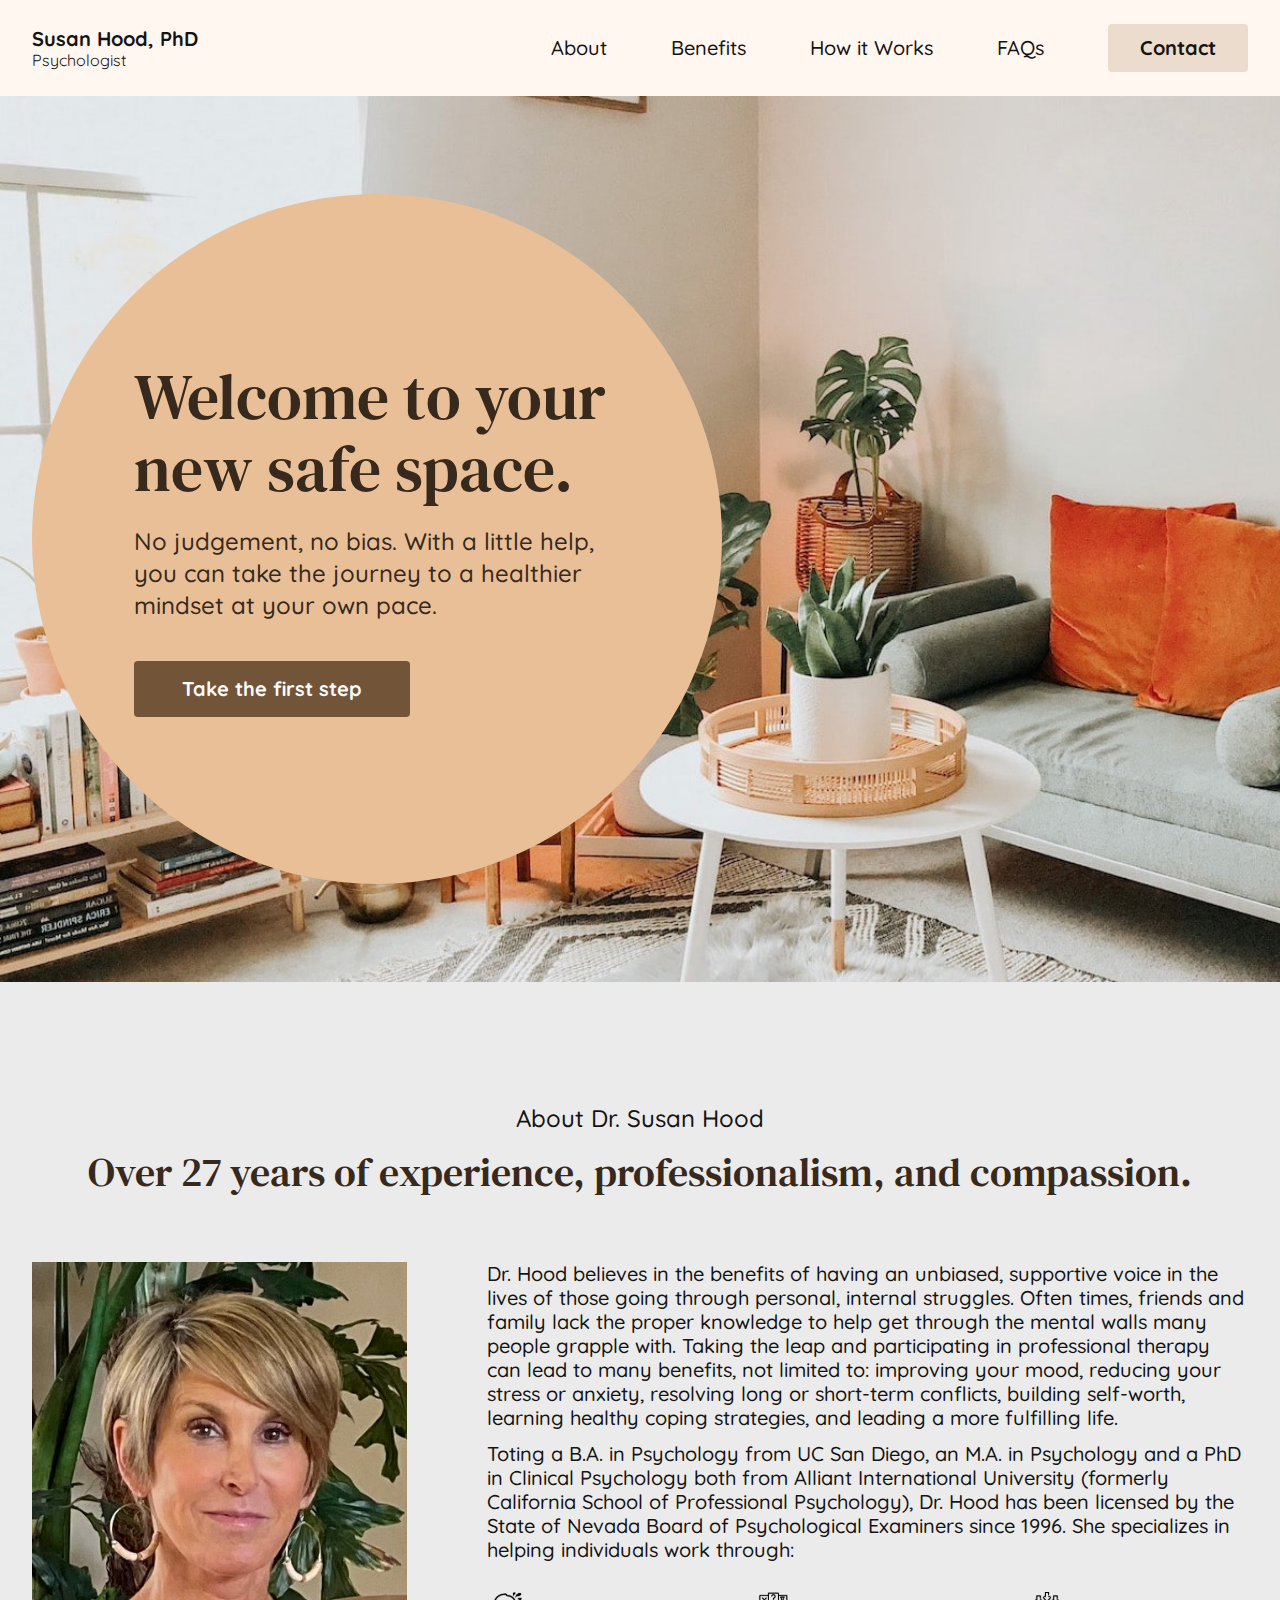
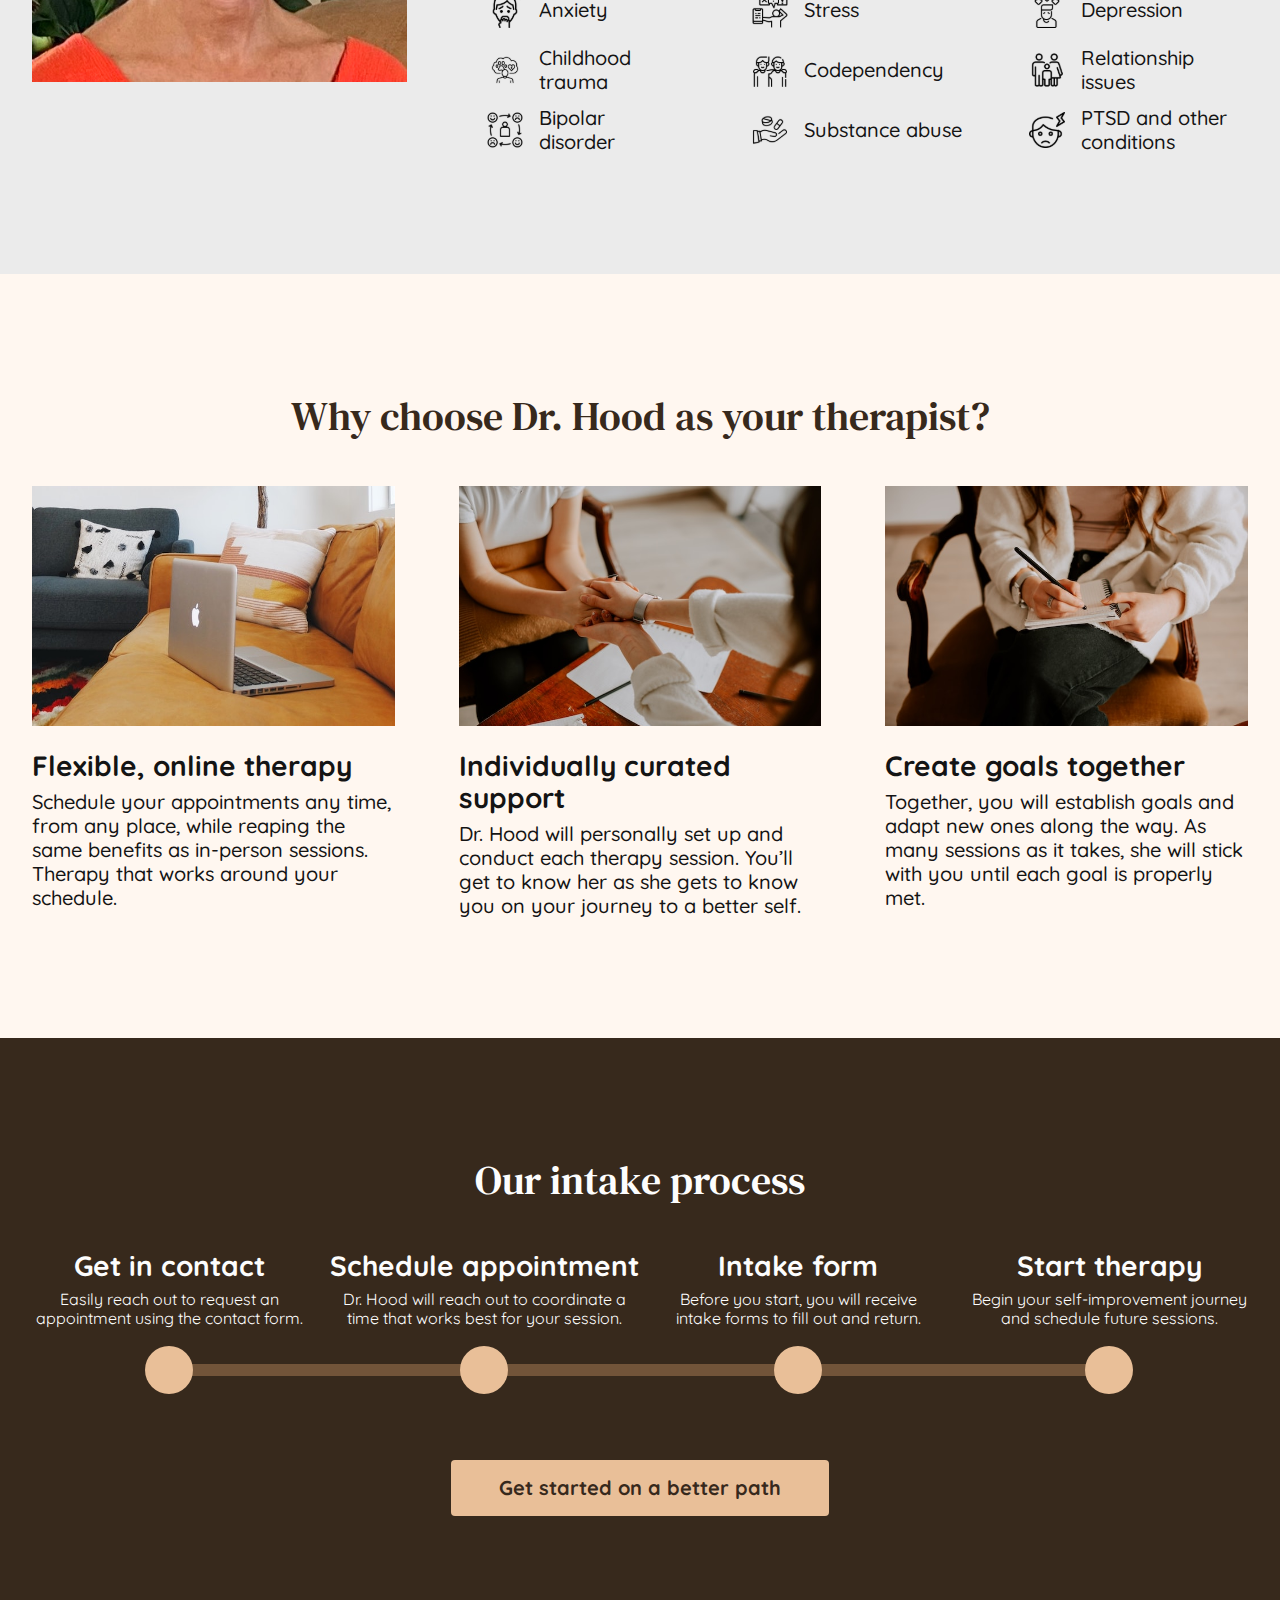
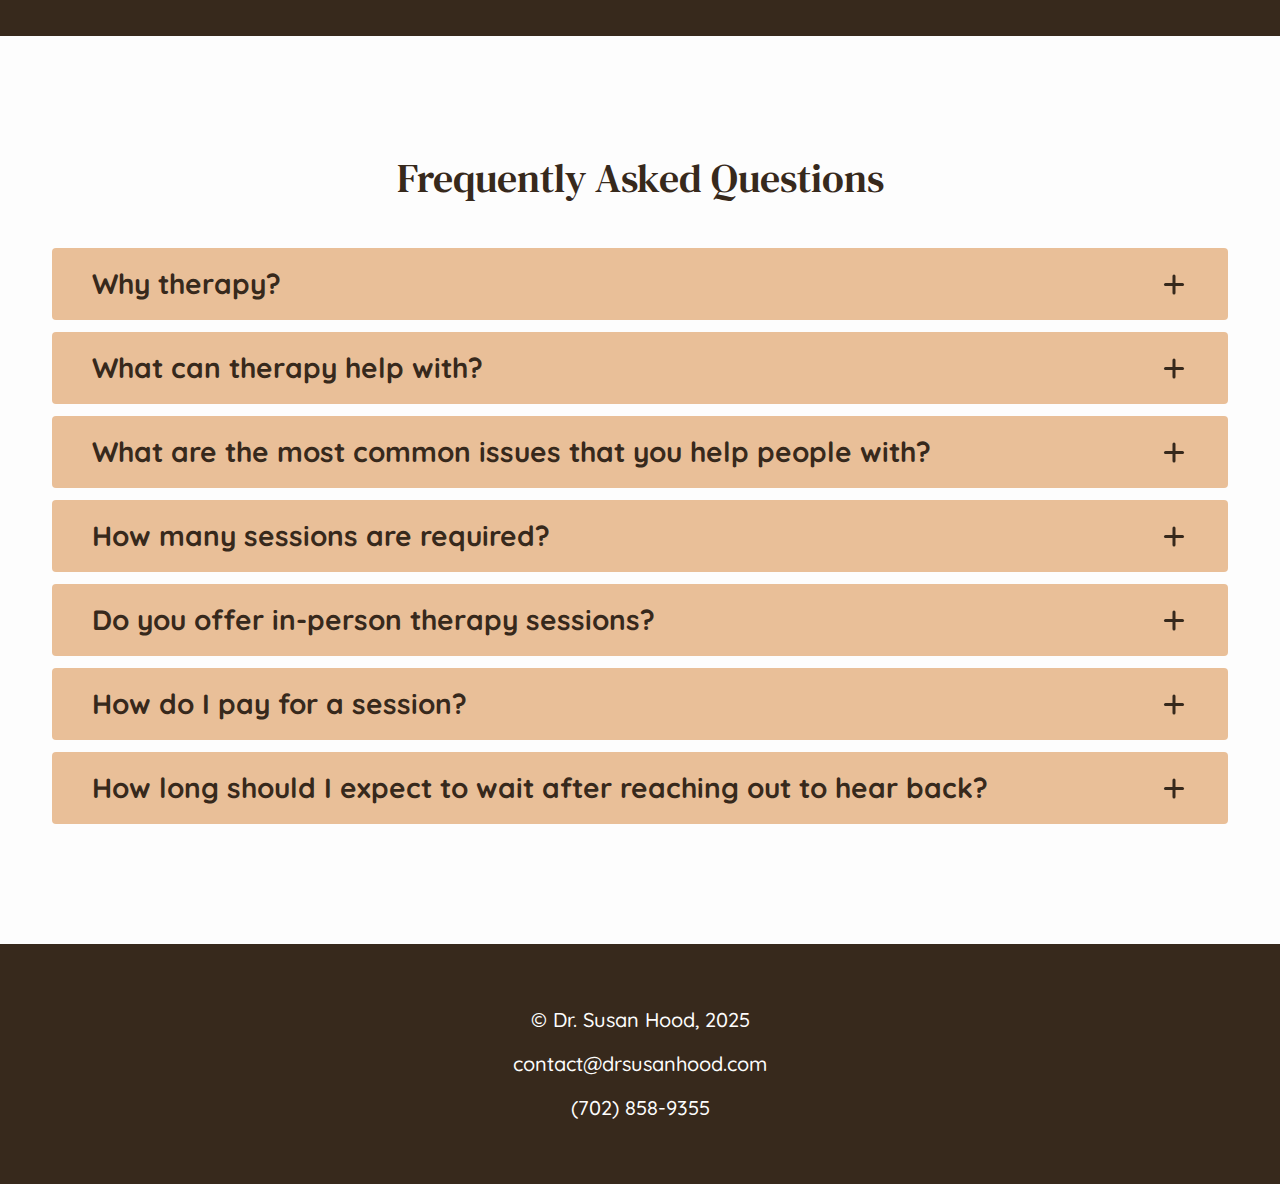
<file: index.html>
<!DOCTYPE html>

<html lang="en">
  <head>
    <meta charset="utf-8" />
    <meta name="viewport" content="width=device-width, initial-scale=1" />

    <title>Dr. Susan Hood, Psychologist</title>
    <meta
      name="description"
      content="Welcome to your new safe space. No judgement, no bias. With a little help, you can take the journey to a healthier mindset at your own pace."
    />
    <meta name="author" content="Dr. Susan Hood" />

    <link rel="apple-touch-icon" sizes="180x180" href="apple-touch-icon.png" />
    <link rel="icon" type="image/png" sizes="32x32" href="favicon-32x32.png" />
    <link rel="icon" type="image/png" sizes="16x16" href="favicon-16x16.png" />
    <link rel="manifest" href="site.webmanifest" />
    <link rel="mask-icon" href="safari-pinned-tab.svg" color="#e9bf98" />
    <meta name="msapplication-TileColor" content="#e9bf98" />
    <meta name="theme-color" content="#e9bf98" />

    <link rel="stylesheet" href="home.css" />

    <script
      src="https://cdn.usefathom.com/script.js"
      data-site="EYANEMLX"
      defer
    ></script>
  </head>

  <body>
    <div class="section navbar">
      <div class="container">
        <div class="content navbar">
          <div class="left-column">
            <a class="body-copy bold" href="index.html">Susan Hood, PhD</a>
            <a class="caption" href="index.html">Psychologist</a>
          </div>
          <div class="right-column body-copy">
            <a href="#about">About</a>
            <a href="#benefits">Benefits</a>
            <a href="#how-it-works">How it Works</a>
            <a href="#faqs">FAQs</a>
            <a class="cta body-copy bold" href="contact.html">Contact</a>
          </div>
          <div class="hamburger-menu">
            <div class="lines"></div>
          </div>
        </div>
      </div>
    </div>

    <div class="section jumbotron">
      <div class="container">
        <div class="content jumbotron">
          <div class="circle">
            <div class="header-1">Welcome to your new safe space.</div>
            <div class="header-4">
              No judgement, no bias. With a little help, you can take the
              journey to a healthier mindset at your own pace.
            </div>
            <a class="cta body-copy bold" href="contact.html"
              >Take the first step</a
            >
          </div>
        </div>
      </div>
      <div class="content jumbotron mobile">
        <div class="circle">
          <div class="inner">
            <div class="header-1">Welcome to your new safe space.</div>
            <div class="header-4">
              No judgement, no bias. With a little help, you can take the
              journey to a healthier mindset at your own pace.
            </div>
            <a class="cta body-copy bold" href="contact.html"
              >Take the first step</a
            >
          </div>
        </div>
      </div>
    </div>

    <div class="section about" id="about">
      <div class="container">
        <div class="content about">
          <div class="header-4">About Dr. Susan Hood</div>
          <div class="header-2">
            Over 27 years of experience, professionalism, and compassion.
          </div>
          <div class="columns">
            <div class="portrait"></div>
            <div class="right">
              <div class="paragraph body-copy">
                Dr. Hood believes in the benefits of having an unbiased,
                supportive voice in the lives of those going through personal,
                internal struggles. Often times, friends and family lack the
                proper knowledge to help get through the mental walls many
                people grapple with. Taking the leap and participating in
                professional therapy can lead to many benefits, not limited to:
                improving your mood, reducing your stress or anxiety, resolving
                long or short-term conflicts, building self-worth, learning
                healthy coping strategies, and leading a more fulfilling life.
              </div>
              <div class="paragraph body-copy">
                Toting a B.A. in Psychology from UC San Diego, an M.A. in
                Psychology and a PhD in Clinical Psychology both from Alliant
                International University (formerly California School of
                Professional Psychology), Dr. Hood has been licensed by the
                State of Nevada Board of Psychological Examiners since 1996. She
                specializes in helping individuals work through:
              </div>

              <div class="grid">
                <div class="unit">
                  <img src="images/icon_anxiety.svg" />
                  <div class="body-copy">Anxiety</div>
                </div>

                <div class="unit">
                  <img src="images/icon_childhood_trauma.svg" />
                  <div class="body-copy">Childhood trauma</div>
                </div>

                <div class="unit">
                  <img src="images/icon_bipolar_disorder.svg" />
                  <div class="body-copy">Bipolar disorder</div>
                </div>

                <div class="unit">
                  <img src="images/icon_stress.svg" />
                  <div class="body-copy">Stress</div>
                </div>

                <div class="unit">
                  <img src="images/icon_codependency.svg" />
                  <div class="body-copy">Codependency</div>
                </div>

                <div class="unit">
                  <img src="images/icon_substance_abuse.svg" />
                  <div class="body-copy">Substance abuse</div>
                </div>

                <div class="unit">
                  <img src="images/icon_depression.svg" />
                  <div class="body-copy">Depression</div>
                </div>

                <div class="unit">
                  <img src="images/icon_relationship_issues.svg" />
                  <div class="body-copy">Relationship issues</div>
                </div>

                <div class="unit">
                  <img src="images/icon_ptsd.svg" />
                  <div class="body-copy">PTSD and other conditions</div>
                </div>
              </div>
            </div>
          </div>
        </div>
      </div>
    </div>

    <div class="section why" id="benefits">
      <div class="container">
        <div class="content why">
          <div class="header-2">Why choose Dr. Hood as your therapist?</div>

          <div class="columns">
            <div class="column">
              <div class="image first"></div>
              <div class="header-3">Flexible, online therapy</div>
              <div class="body-copy">
                Schedule your appointments any time, from any place, while
                reaping the same benefits as in-person sessions. Therapy that
                works around your schedule.
              </div>
            </div>

            <div class="column">
              <div class="image second"></div>
              <div class="header-3">Individually curated support</div>
              <div class="body-copy">
                Dr. Hood will personally set up and conduct each therapy
                session. You’ll get to know her as she gets to know you on your
                journey to a better self.
              </div>
            </div>

            <div class="column">
              <div class="image third"></div>
              <div class="header-3">Create goals together</div>
              <div class="body-copy">
                Together, you will establish goals and adapt new ones along the
                way. As many sessions as it takes, she will stick with you until
                each goal is properly met.
              </div>
            </div>
          </div>
        </div>
      </div>
    </div>

    <div class="section process" id="how-it-works">
      <div class="container">
        <div class="content process">
          <div class="header-2">Our intake process</div>

          <div class="timeline">
            <div class="step">
              <div class="header-3">Get in contact</div>
              <div class="caption">
                Easily reach out to request an appointment using the contact
                form.
              </div>
              <div class="line">
                <div class="dot"></div>
              </div>
            </div>

            <div class="step">
              <div class="line"></div>
            </div>

            <div class="step">
              <div class="header-3">Schedule appointment</div>
              <div class="caption">
                Dr. Hood will reach out to coordinate a time that works best for
                your session.
              </div>
              <div class="line">
                <div class="dot"></div>
              </div>
            </div>

            <div class="step">
              <div class="line"></div>
            </div>

            <div class="step">
              <div class="header-3">Intake form</div>
              <div class="caption">
                Before you start, you will receive intake forms to fill out and
                return.
              </div>
              <div class="line">
                <div class="dot"></div>
              </div>
            </div>

            <div class="step">
              <div class="line"></div>
            </div>

            <div class="step">
              <div class="header-3">Start therapy</div>
              <div class="caption">
                Begin your self-improvement journey and schedule future
                sessions.
              </div>
              <div class="line">
                <div class="dot"></div>
              </div>
            </div>
          </div>

          <a class="cta body-copy bold" href="contact.html"
            >Get started on a better path</a
          >
        </div>
      </div>
    </div>

    <div class="section faq" id="faqs">
      <div class="container">
        <div class="content faq">
          <div class="header-2">Frequently Asked Questions</div>

          <div class="questions">
            <!--Questions populated from script -->
          </div>
        </div>
      </div>
    </div>

    <div class="section footer">
      <div class="container">
        <div class="content footer">
          <div class="body-copy">© Dr. Susan Hood, 2025</div>
          <a class="body-copy" href="mailto:contact@drsusanhood.com"
            >contact@drsusanhood.com</a
          >
          <a class="body-copy" href="tel:7028589355">(702) 858-9355</a>
        </div>
      </div>
    </div>

    <script src="https://ajax.googleapis.com/ajax/libs/jquery/3.6.0/jquery.min.js"></script>
    <script src="script.js"></script>
  </body>
</html>
</file>
<file: home.css>
@import url("https://fonts.googleapis.com/css2?family=Quicksand:wght@400;500;700&display=swap");
@import url("https://fonts.googleapis.com/css2?family=DM+Serif+Text:wght@400&display=swap");

:root {
  --black: #141414;
  --white: #fdfdfd;

  --gray-100: #ebebeb;
  --gray-200: #c0c0c0;
  --gray-300: #979797;
  --gray-400: #595959;

  --beige-100: #fff7f0;
  --beige-200: #ecdccd;
  --beige-300: #e9bf98;
  --beige-400: #725439;
  --beige-500: #37291c;
}

html {
  scroll-behavior: smooth;
}

* {
  box-sizing: border-box;
}

body {
  margin: 0;
  -webkit-font-smoothing: antialiased;
  -moz-osx-font-smoothing: antialiased;
  font-smoothing: antialiased;
  font-family: "Quicksand";
  color: var(--black);
  overscroll-behavior-y: none;
}

a {
  text-decoration: none;
  color: inherit;
}

.section {
  width: 100%;
  display: flex;
  justify-content: center;
  overflow: hidden;
}

.container {
  padding: 0 32px;
  width: 1390px;
  max-width: 100%;
}

.content {
  display: flex;
}

@media (max-width: 1120px) {
  .container {
    width: 1024px;
  }
}

@media (max-width: 768px) {
  html {
    scroll-padding-top: 81px;
  }

  .container {
    width: 570px;
    padding: 0 24px;
  }
}

@media (max-width: 576px) {
  html {
    scroll-padding-top: 71px;
  }

  .container {
    width: 100%;
    padding: 0 16px;
  }
}

/* FONTS */

.header-1 {
  font-family: "DM Serif Text";
  font-size: 64px;
  line-height: 72px;
  font-weight: 400;
}

.header-2 {
  font-family: "DM Serif Text";
  font-size: 40px;
  line-height: 44px;
  font-weight: 400;
}

.header-3 {
  font-size: 28px;
  line-height: 32px;
  font-weight: 700;
}

.header-4 {
  font-size: 24px;
  line-height: 32px;
  font-weight: 500;
}

.body-copy {
  font-size: 20px;
  line-height: 24px;
  font-weight: 500;
}

.body-copy.bold {
  font-weight: 700;
}

.caption {
  font-size: 16px;
  line-height: 19px;
  font-weight: 400;
}

@media (max-width: 1120px) {
  .header-1 {
    font-size: 56px;
    line-height: 60px;
  }

  .header-3 {
    font-size: 24px;
    line-height: 26px;
  }
}

@media (max-width: 768px) {
  .header-1 {
    font-size: 48px;
    line-height: 48px;
  }

  .header-2 {
    font-size: 32px;
    line-height: 36px;
  }

  .header-3 {
    font-size: 20px;
    line-height: 26px;
  }

  .header-4 {
    font-size: 20px;
    line-height: 24px;
  }

  .body-copy {
    font-size: 18px;
    line-height: 22px;
  }
}

@media (max-width: 576px) {
  .header-1 {
    font-size: 36px;
    line-height: 36px;
  }

  .header-2 {
    font-size: 24px;
    line-height: 26px;
  }

  .header-3 {
    font-size: 18px;
    line-height: 22px;
  }

  .header-4 {
    font-size: 18px;
    line-height: 22px;
  }

  .body-copy {
    font-size: 16px;
    line-height: 20px;
  }
}

/* NAVBAR */

.section.navbar {
  background-color: var(--beige-100);
  transition: 0.5s ease height;
}

.content.navbar {
  padding: 24px 0;
  justify-content: space-between;
  align-items: center;
}

.content.navbar .left-column {
  display: flex;
  flex-direction: column;
}

.content.navbar .left-column a {
  text-decoration: none !important;
}

.content.navbar .right-column {
  display: flex;
  column-gap: 64px;
  align-items: center;
}

.content.navbar .right-column .cta {
  padding: 12px 32px;
  background-color: var(--beige-200);
  transition: 0.5s ease background-color;
  border-radius: 4px;
}

.content.navbar .hamburger-menu {
  display: none;
}

@media (max-width: 1120px) {
  .content.navbar .right-column {
    column-gap: 40px;
  }
}

@media (max-width: 880px) {
  .section.navbar {
    position: fixed;
    z-index: 5;
    top: 0;
    box-shadow: 0 2px 16px 1px rgba(0, 0, 0, 0.1);
  }

  .content.navbar {
    padding: 20px 0;
    position: relative;
  }

  .content.navbar .right-column {
    position: absolute;
    top: 100%;
    right: 0;
    flex-direction: column;
    align-items: flex-end;
    row-gap: 24px;
  }

  .content.navbar .hamburger-menu {
    display: flex;
    flex-direction: column;
    width: 32px;
    height: 32px;
    justify-content: center;
    align-items: center;
    cursor: pointer;
  }

  .content.navbar .hamburger-menu .lines {
    position: relative;
    width: 24px;
    height: 2px;
    background-color: var(--beige-500);
    transition: 0s background-color;
    transition-delay: 0.3s;
  }

  .section.navbar.open .content.navbar .hamburger-menu .lines {
    background-color: transparent;
  }

  .content.navbar .hamburger-menu .lines::before,
  .content.navbar .hamburger-menu .lines::after {
    content: "";
    display: block;
    position: absolute;
    width: 24px;
    height: 2px;
    background-color: var(--beige-500);
    transform-origin: center;
    transition: 0.3s ease inset, 0.3s ease transform;
    transition-delay: 0.3s, 0s;
  }

  .content.navbar .hamburger-menu .lines::before {
    bottom: 6px;
  }

  .content.navbar .hamburger-menu .lines::after {
    top: 6px;
  }

  .section.navbar.open .content.navbar .hamburger-menu .lines::before {
    bottom: 0px;
    transform: rotate(45deg);
    transition-delay: 0s, 0.3s;
  }

  .section.navbar.open .content.navbar .hamburger-menu .lines::after {
    top: 0px;
    transform: rotate(-45deg);
    transition-delay: 0s, 0.3s;
  }
}

@media (max-width: 576px) {
  .content.navbar {
    padding: 16px 0;
  }
}

/* JUMBOTRON */

.section.jumbotron {
  background-image: url("images/jumbotron.jpg");
  background-size: cover;
}

.content.jumbotron {
  padding: 98px 0;
}

.content.jumbotron .circle {
  width: 690px;
  height: 690px;
  padding: 167px 102px;
  display: flex;
  flex-direction: column;
  align-items: flex-start;
  background-color: var(--beige-300);
  border-radius: 50%;
}

.content.jumbotron.mobile {
  display: none;
}

.content.jumbotron .circle .header-1 {
  color: var(--beige-500);
  margin-bottom: 20px;
}

.content.jumbotron .circle .header-4 {
  color: var(--beige-500);
  margin-bottom: 40px;
}

.content.jumbotron .circle .cta {
  padding: 16px 48px;
  background-color: var(--beige-400);
  transition: 0.5s ease background-color;
  color: var(--white);
  border-radius: 4px;
}

@media (max-width: 1120px) {
  .content.jumbotron {
    padding: 108px 0;
  }

  .content.jumbotron .circle {
    width: 600px;
    height: 600px;
    padding: 134px 92px;
  }
}

@media (max-width: 768px) {
  .section.jumbotron {
    margin-top: 81px;
  }

  .content.jumbotron {
    padding: 88px 0;
  }

  .content.jumbotron .circle {
    width: 500px;
    height: 500px;
    padding: 115px 72px;
  }

  .content.jumbotron .circle .cta {
    padding: 16px 36px;
  }

  .content.jumbotron .circle .header-1 {
    margin-bottom: 16px;
  }

  .content.jumbotron .circle .header-4 {
    margin-bottom: 32px;
  }
}

@media (max-width: 576px) {
  .section.jumbotron {
    margin-top: 71px;
  }

  .section.jumbotron .container {
    display: none;
  }

  .content.jumbotron .circle {
    aspect-ratio: 1/1;
    max-width: none;
    height: auto;
    padding: 64px 64px;
    justify-content: center;
    align-items: center;
  }

  .content.jumbotron:not(.mobile) {
    display: none;
  }

  .content.jumbotron.mobile {
    display: flex;
  }

  .content.jumbotron.mobile .circle .inner {
    display: flex;
    flex-direction: column;
    align-items: flex-start;
    max-width: 100vw;
    padding: 0 16px;
  }

  .content.jumbotron .circle .header-1 {
    margin-bottom: 8px;
  }

  .content.jumbotron .circle .header-4 {
    margin-bottom: 24px;
  }
}

/* ABOUT */

.section.about {
  background-color: var(--gray-100);
}

.content.about {
  padding: 120px 0;
  flex-direction: column;
  align-items: center;
}

.content.about .header-4 {
  margin-bottom: 16px;
}

.content.about .header-2 {
  margin-bottom: 68px;
  color: var(--beige-500);
}

.content.about .columns {
  display: flex;
  column-gap: 80px;
}

.content.about .columns .portrait {
  flex-shrink: 0;
  width: 375px;
  height: 420px;
  background-image: url("images/bio.jpg");
  background-size: cover;
}

.content.about .columns .right .paragraph {
  margin-bottom: 12px;
}

.content.about .columns .right .paragraph:nth-child(2) {
  margin-bottom: 24px;
}

.content.about .columns .right .grid {
  display: grid;
  grid-auto-flow: column;
  grid-template-columns: repeat(3, auto);
  grid-template-rows: repeat(3, 1fr);
  column-gap: 67px;
  row-gap: 12px;
}

.content.about .columns .right .grid .unit {
  display: flex;
  column-gap: 16px;
  align-items: center;
}

.content.about .columns .right .grid .unit img {
  width: 36px;
  height: 36px;
}

@media (max-width: 1120px) {
  .content.about .header-4 {
    margin-bottom: 8px;
  }

  .content.about .header-2 {
    max-width: 776px;
    text-align: center;
  }

  .content.about .columns .portrait {
    width: 250px;
    height: 280px;
  }

  .content.about .columns .right .grid {
    grid-template-columns: repeat(2, auto);
    grid-template-rows: repeat(5, 1fr);
    column-gap: 64px;
    row-gap: 8px;
  }
}

@media (max-width: 768px) {
  .content.about {
    padding: 92px 0;
  }

  .content.about .header-2 {
    margin-bottom: 40px;
    max-width: 522px;
  }

  .content.about .columns {
    flex-direction: column;
    align-items: center;
  }

  .content.about .columns .portrait {
    width: 330px;
    height: 370px;
    margin-bottom: 32px;
  }

  .content.about .columns .right .grid {
    column-gap: 48px;
  }

  .content.about .columns .right .grid .unit img {
    width: 34px;
    height: 34px;
  }
}

@media (max-width: 576px) {
  .content.about {
    padding: 72px 0;
  }

  .content.about .columns .portrait {
    flex-shrink: auto;
    aspect-ratio: 280/314;
    width: 100%;
    height: auto;
    margin-bottom: 24px;
  }

  .content.about .columns .right .grid {
    grid-template-columns: auto;
    grid-template-rows: repeat(9, 1fr);
    row-gap: 8px;
  }
}

/* WHY */

.section.why {
  background-color: var(--beige-100);
}

.content.why {
  flex-direction: column;
  align-items: center;
  padding: 120px 0;
  row-gap: 48px;
}

.content.why .header-2 {
  color: var(--beige-500);
}

.content.why .columns {
  display: grid;
  grid-template-columns: repeat(3, 1fr);
  column-gap: 64px;
}

.content.why .columns .column .image {
  width: 100%;
  height: 240px;
  margin-bottom: 24px;
  background-size: cover;
}

.content.why .columns .column .image.first {
  background-image: url("images/specialties-1.jpg");
}

.content.why .columns .column .image.second {
  background-image: url("images/specialties-2.jpg");
}

.content.why .columns .column .image.third {
  background-image: url("images/specialties-3.jpg");
}

.content.why .columns .column .header-3 {
  margin-bottom: 8px;
}

@media (max-width: 1120px) {
  .content.why .columns {
    column-gap: 32px;
  }
}

@media (max-width: 768px) {
  .content.why {
    padding: 92px 0;
    row-gap: 40px;
  }

  .content.why .header-2 {
    text-align: center;
  }

  .content.why .columns {
    grid-template-columns: auto;
    row-gap: 32px;
  }

  .content.why .columns .column .image {
    margin-bottom: 16px;
  }

  .content.why .columns .column .header-3 {
    margin-bottom: 4px;
  }
}

@media (max-width: 576px) {
  .content.why {
    padding: 72px 0;
  }
}

/* PROCESS */

.section.process {
  background-color: var(--beige-500);
  color: var(--white);
}

.content.process {
  flex-direction: column;
  align-items: center;
  padding: 120px 0;
}

.content.process .header-2 {
  margin-bottom: 48px;
}

.content.process .timeline {
  display: flex;
  margin-bottom: 90px;
}

.content.process .timeline .step {
  display: flex;
  flex-direction: column;
  align-items: center;
  justify-content: flex-end;
  text-align: center;
  max-width: 284px;
}

.content.process .timeline .step:nth-child(even) {
  width: 64px;
}

.content.process .timeline .step .header-3 {
  margin-bottom: 8px;
  white-space: nowrap;
}

.content.process .timeline .step .caption {
  margin-bottom: 42px;
}

.content.process .timeline .step .line {
  width: 100%;
  position: relative;
  display: flex;
  justify-content: center;
}

.content.process .timeline .step .line::before,
.content.process .timeline .step .line::after {
  content: "";
  position: absolute;
  width: 50%;
  height: 12px;
  background-color: var(--beige-400);
  top: 50%;
  transform: translateY(-50%);
}

.content.process .timeline .step .line::before {
  left: 0;
}

.content.process .timeline .step .line::after {
  right: 0;
}

.content.process .timeline .step:first-child .line::before {
  display: none;
}

.content.process .timeline .step:last-child .line::after {
  display: none;
}

.content.process .timeline .step .dot {
  position: absolute;
  left: 50%;
  top: 50%;
  transform: translate(-50%, -50%);
  width: 48px;
  height: 48px;
  background-color: var(--beige-300);
  border-radius: 50%;
  z-index: 1;
}

.content.process .cta {
  padding: 16px 48px;
  background-color: var(--beige-300);
  transition: 0.5s ease background-color;
  color: var(--beige-500);
  border-radius: 4px;
}

@media (max-width: 960px) {
  .content.process {
    padding: 92px 0;
  }

  .content.process .header-2 {
    margin-bottom: 40px;
  }

  .content.process .timeline {
    flex-direction: column;
    margin-bottom: 52px;
    row-gap: 24px;
  }

  .content.process .timeline .step {
    align-items: flex-start;
    text-align: left;
    padding-left: 64px;
    max-width: 418px;
  }

  .content.process .timeline .step::before {
    content: "";
    width: 44px;
    height: 44px;
    background-color: var(--beige-300);
    border-radius: 50%;
    margin-bottom: -44px;
    transform: translateX(-64px);
  }

  .content.process .timeline .step:nth-child(even) {
    display: none;
  }

  .content.process .timeline .step .line {
    display: none;
  }

  .content.process .timeline .step .header-3 {
    margin-bottom: 4px;
    white-space: normal;
  }

  .content.process .timeline .step .caption {
    margin-bottom: 0;
  }

  .content.process .cta {
    padding: 16px 36px;
  }
}

@media (max-width: 576px) {
  .content.process {
    padding: 72px 0;
  }

  .content.process .timeline .step {
    padding-left: 52px;
    max-width: 100%;
  }

  .content.process .timeline .step::before {
    width: 32px;
    height: 32px;
    margin-bottom: -32px;
    transform: translateX(-52px);
  }

  .content.process .cta {
    padding: 16px 24px;
  }
}

/* FAQ */

.section.faq {
  background-color: var(--white);
  will-change: height;
}

.content.faq {
  flex-direction: column;
  row-gap: 48px;
  padding: 120px 0;
  color: var(--beige-500);
  align-items: center;
  will-change: height;
}

.content.faq .header-2 {
  text-align: center;
}

.content.faq .questions {
  display: flex;
  flex-direction: column;
  row-gap: 12px;
  will-change: height;
  padding: 0 20px;
}

.content.faq .questions .question {
  overflow: hidden;
  border-radius: 4px;
  display: flex;
  flex-direction: column;
  background-color: var(--beige-200);
  user-select: none;
  transition: 0.5s ease height;
  will-change: height;
}

.content.faq .questions .question .top {
  display: flex;
  justify-content: space-between;
  align-items: center;
  padding: 20px 40px;
  background-color: var(--beige-300);
  cursor: pointer;
  transition: 0.5s ease background-color;
}

.content.faq .questions .question .top .button {
  width: 28px;
  height: 28px;
  display: flex;
  flex-direction: column;
  justify-content: center;
  align-items: center;
  flex-shrink: 0;
  margin-left: 32px;
}

.content.faq .questions .question .top .button::before,
.content.faq .questions .question .top .button::after {
  content: "";
  display: block;
  width: 20px;
  height: 3px;
  border-radius: 3px;
  background-color: var(--beige-500);
}

.content.faq .questions .question .top .button::after {
  margin-top: -3px;
  transform: rotate(90deg);
  transition: 0.5s ease transform;
}

.content.faq .questions .question.open .top .button::after {
  transform: rotate(0deg);
}

.content.faq .questions .question .bottom {
  padding: 24px 40px;
}

.content.faq .questions .question .bottom ul {
  list-style: disc;
  padding-left: 24px;
}

.content.faq .questions .question .bottom li {
  list-style: disc;
}

@media (max-width: 1120px) {
  .content.faq .questions {
    padding: 0 32px;
  }
}

@media (max-width: 768px) {
  .content.faq {
    padding: 92px 0;
  }

  .content.faq .questions {
    padding: 0;
  }

  .content.faq .questions .question .top {
    padding: 16px 24px;
  }

  .content.faq .questions .question .bottom {
    padding: 16px 24px;
  }
}

@media (max-width: 576px) {
  .content.faq {
    padding: 72px 0;
  }

  .content.faq .questions .question .top {
    padding: 16px 20px;
  }

  .content.faq .questions .question .bottom {
    padding: 16px 20px;
  }
}

/* FOOTER */

.section.footer {
  background-color: var(--beige-500);
  color: var(--white);
}

.content.footer {
  flex-direction: column;
  align-items: center;
  padding: 64px 0;
  row-gap: 20px;
}

@media (max-width: 768px) {
  .content.footer {
    padding: 48px 0;
  }
}

@media (max-width: 576px) {
  .content.footer {
    padding: 36px 0;
  }
}

/* HOVERS */

@media (min-width: 769px) {
  .content.navbar a:not(.cta):hover {
    text-decoration: underline;
  }

  .content.navbar .cta:hover {
    background-color: #d6c7ba;
  }

  .content.jumbotron .circle .cta:hover {
    background-color: #5c442e;
  }

  .content.process .cta:hover {
    background-color: #cda885;
  }

  .content.faq .questions .question .top:hover {
    background-color: #cda885;
  }

  .content.footer a:hover {
    text-decoration: underline;
  }
}
</file>
